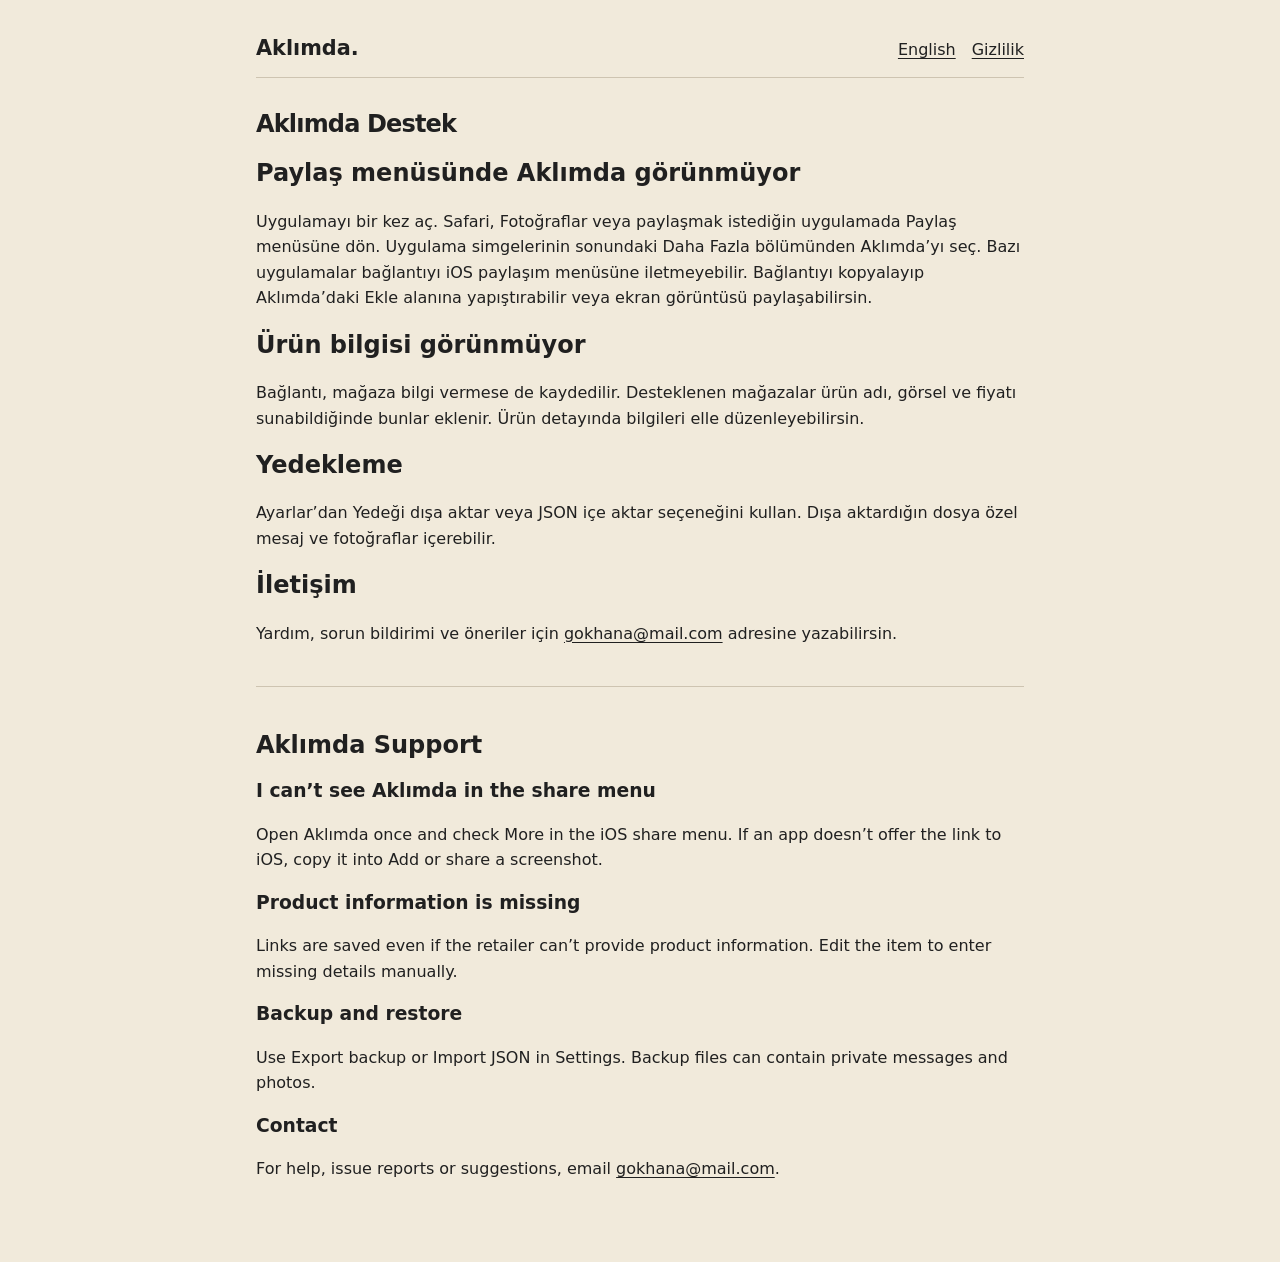
<file: index.html>
<!doctype html>
<html lang="tr">
<head>
  <meta charset="utf-8">
  <meta name="viewport" content="width=device-width, initial-scale=1">
  <title>Aklımda Destek</title>
  <link rel="stylesheet" href="site.css">
</head>
<body>
  <header><a class="brand" href="index.html">Aklımda.</a><nav><a href="#english" lang="en">English</a><a href="privacy.html">Gizlilik</a></nav></header>
  <main>
    <section>
      <h1>Aklımda Destek</h1>
      <h2>Paylaş menüsünde Aklımda görünmüyor</h2>
      <p>Uygulamayı bir kez aç. Safari, Fotoğraflar veya paylaşmak istediğin uygulamada Paylaş menüsüne dön. Uygulama simgelerinin sonundaki Daha Fazla bölümünden Aklımda’yı seç. Bazı uygulamalar bağlantıyı iOS paylaşım menüsüne iletmeyebilir. Bağlantıyı kopyalayıp Aklımda’daki Ekle alanına yapıştırabilir veya ekran görüntüsü paylaşabilirsin.</p>
      <h2>Ürün bilgisi görünmüyor</h2>
      <p>Bağlantı, mağaza bilgi vermese de kaydedilir. Desteklenen mağazalar ürün adı, görsel ve fiyatı sunabildiğinde bunlar eklenir. Ürün detayında bilgileri elle düzenleyebilirsin.</p>
      <h2>Yedekleme</h2>
      <p>Ayarlar’dan Yedeği dışa aktar veya JSON içe aktar seçeneğini kullan. Dışa aktardığın dosya özel mesaj ve fotoğraflar içerebilir.</p>
      <h2>İletişim</h2>
      <p>Yardım, sorun bildirimi ve öneriler için <a href="mailto:gokhana@mail.com">gokhana@mail.com</a> adresine yazabilirsin.</p>
    </section>
    <section id="english" lang="en">
      <h2>Aklımda Support</h2>
      <h3>I can’t see Aklımda in the share menu</h3>
      <p>Open Aklımda once and check More in the iOS share menu. If an app doesn’t offer the link to iOS, copy it into Add or share a screenshot.</p>
      <h3>Product information is missing</h3>
      <p>Links are saved even if the retailer can’t provide product information. Edit the item to enter missing details manually.</p>
      <h3>Backup and restore</h3>
      <p>Use Export backup or Import JSON in Settings. Backup files can contain private messages and photos.</p>
      <h3>Contact</h3>
      <p>For help, issue reports or suggestions, email <a href="mailto:gokhana@mail.com">gokhana@mail.com</a>.</p>
    </section>
  </main>
</body>
</html>
</file>
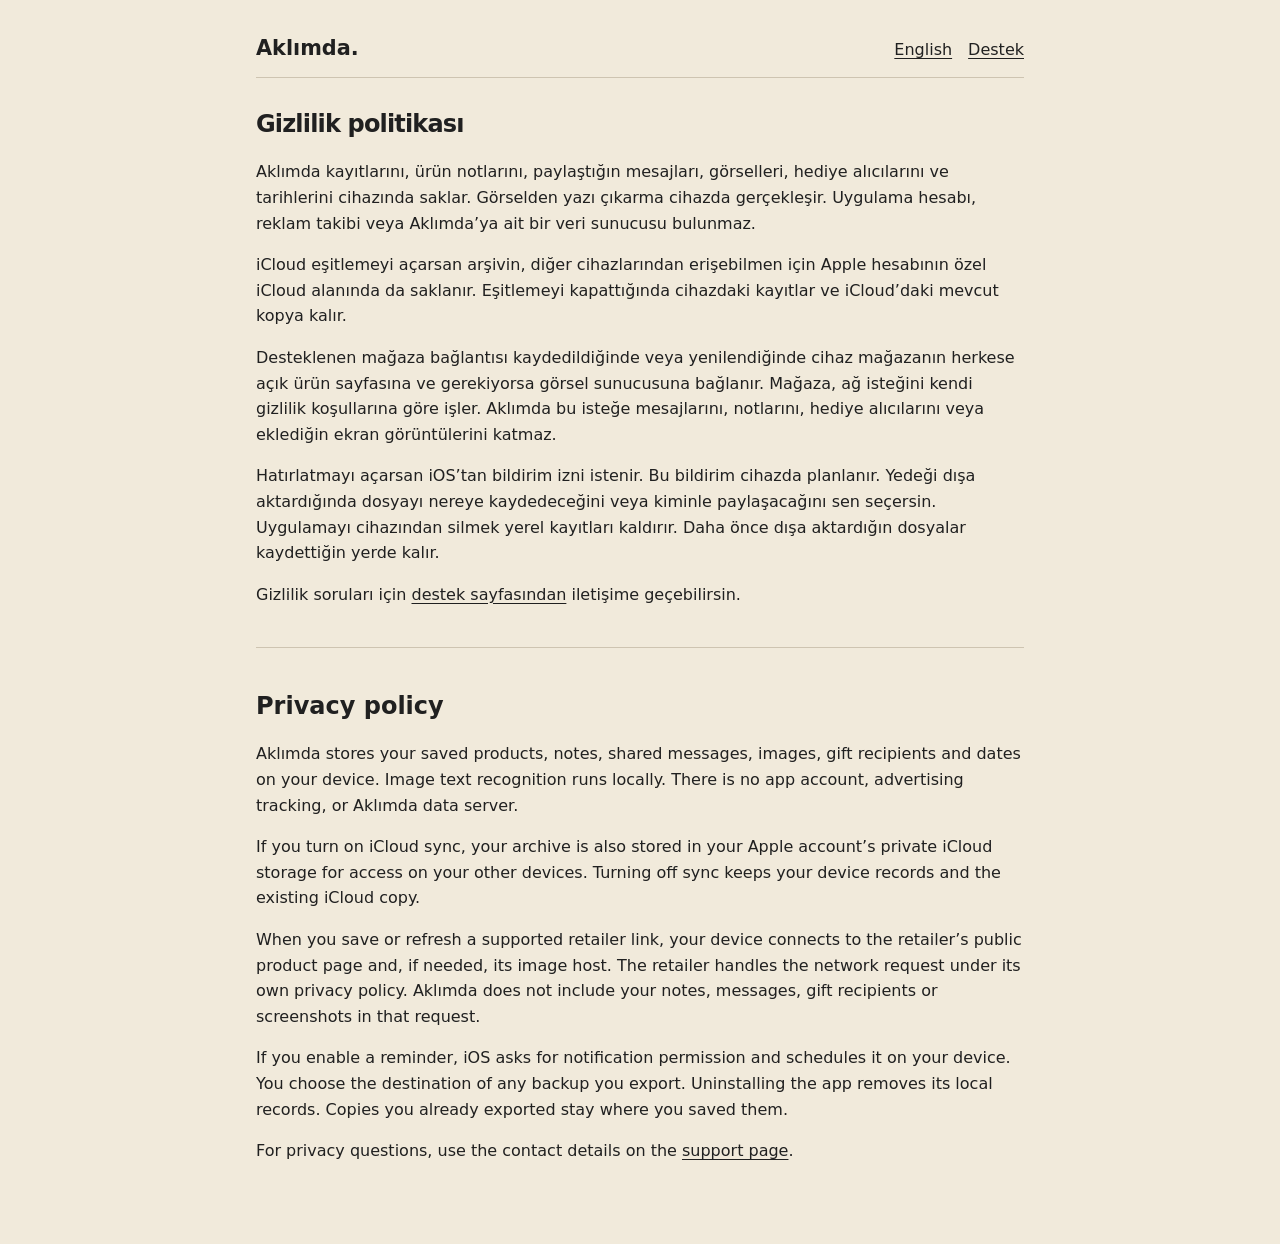
<file: privacy.html>
<!doctype html>
<html lang="tr">
<head>
  <meta charset="utf-8">
  <meta name="viewport" content="width=device-width, initial-scale=1">
  <title>Aklımda Gizlilik Politikası</title>
  <link rel="stylesheet" href="site.css">
</head>
<body>
  <header><a class="brand" href="index.html">Aklımda.</a><nav><a href="#english" lang="en">English</a><a href="index.html">Destek</a></nav></header>
  <main>
    <section>
      <h1>Gizlilik politikası</h1>
      <p>Aklımda kayıtlarını, ürün notlarını, paylaştığın mesajları, görselleri, hediye alıcılarını ve tarihlerini cihazında saklar. Görselden yazı çıkarma cihazda gerçekleşir. Uygulama hesabı, reklam takibi veya Aklımda’ya ait bir veri sunucusu bulunmaz.</p>
      <p>iCloud eşitlemeyi açarsan arşivin, diğer cihazlarından erişebilmen için Apple hesabının özel iCloud alanında da saklanır. Eşitlemeyi kapattığında cihazdaki kayıtlar ve iCloud’daki mevcut kopya kalır.</p>
      <p>Desteklenen mağaza bağlantısı kaydedildiğinde veya yenilendiğinde cihaz mağazanın herkese açık ürün sayfasına ve gerekiyorsa görsel sunucusuna bağlanır. Mağaza, ağ isteğini kendi gizlilik koşullarına göre işler. Aklımda bu isteğe mesajlarını, notlarını, hediye alıcılarını veya eklediğin ekran görüntülerini katmaz.</p>
      <p>Hatırlatmayı açarsan iOS’tan bildirim izni istenir. Bu bildirim cihazda planlanır. Yedeği dışa aktardığında dosyayı nereye kaydedeceğini veya kiminle paylaşacağını sen seçersin. Uygulamayı cihazından silmek yerel kayıtları kaldırır. Daha önce dışa aktardığın dosyalar kaydettiğin yerde kalır.</p>
      <p>Gizlilik soruları için <a href="index.html">destek sayfasından</a> iletişime geçebilirsin.</p>
    </section>
    <section id="english" lang="en">
      <h2>Privacy policy</h2>
      <p>Aklımda stores your saved products, notes, shared messages, images, gift recipients and dates on your device. Image text recognition runs locally. There is no app account, advertising tracking, or Aklımda data server.</p>
      <p>If you turn on iCloud sync, your archive is also stored in your Apple account’s private iCloud storage for access on your other devices. Turning off sync keeps your device records and the existing iCloud copy.</p>
      <p>When you save or refresh a supported retailer link, your device connects to the retailer’s public product page and, if needed, its image host. The retailer handles the network request under its own privacy policy. Aklımda does not include your notes, messages, gift recipients or screenshots in that request.</p>
      <p>If you enable a reminder, iOS asks for notification permission and schedules it on your device. You choose the destination of any backup you export. Uninstalling the app removes its local records. Copies you already exported stay where you saved them.</p>
      <p>For privacy questions, use the contact details on the <a href="index.html">support page</a>.</p>
    </section>
  </main>
</body>
</html>
</file>
<file: site.css>
:root { color-scheme: light; color: #202020; background: #f1eadb; font-family: -apple-system, BlinkMacSystemFont, system-ui, sans-serif; }
body { margin: 0 auto; max-width: 48rem; padding: 2rem 1.25rem 4rem; line-height: 1.6; }
header { display: flex; align-items: baseline; flex-wrap: wrap; gap: 1rem; justify-content: space-between; border-bottom: 1px solid #cec4b1; padding-bottom: .75rem; }
.brand { font-size: 1.3rem; font-weight: 750; text-decoration: none; }
nav { display: flex; gap: 1rem; flex-wrap: wrap; }
main { margin-top: 2rem; }
section + section { margin-top: 2.5rem; padding-top: 1.5rem; border-top: 1px solid #cec4b1; }
h1, h2, h3 { line-height: 1.22; }
h1 { letter-spacing: -.035em; }
a { color: inherit; text-underline-offset: .18em; }
a:focus-visible { outline: 2px solid currentColor; outline-offset: 4px; }
</file>
